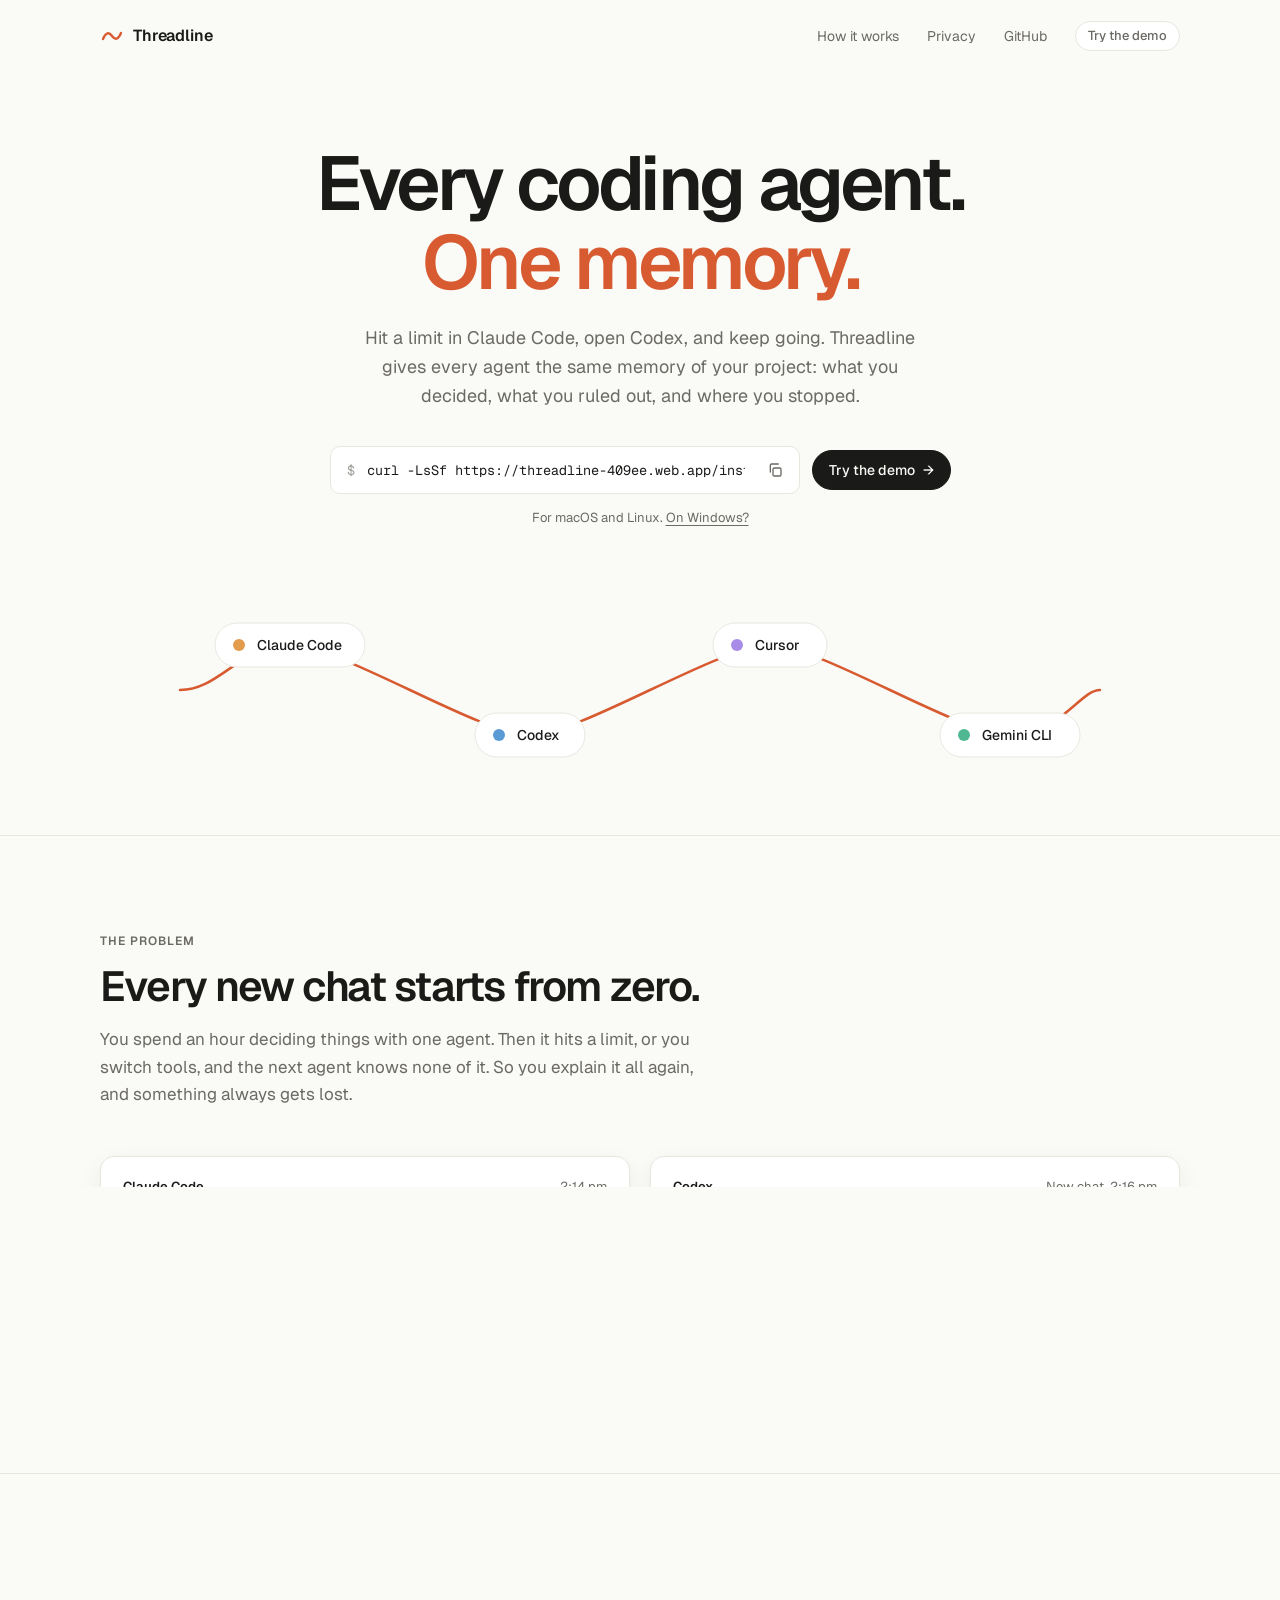
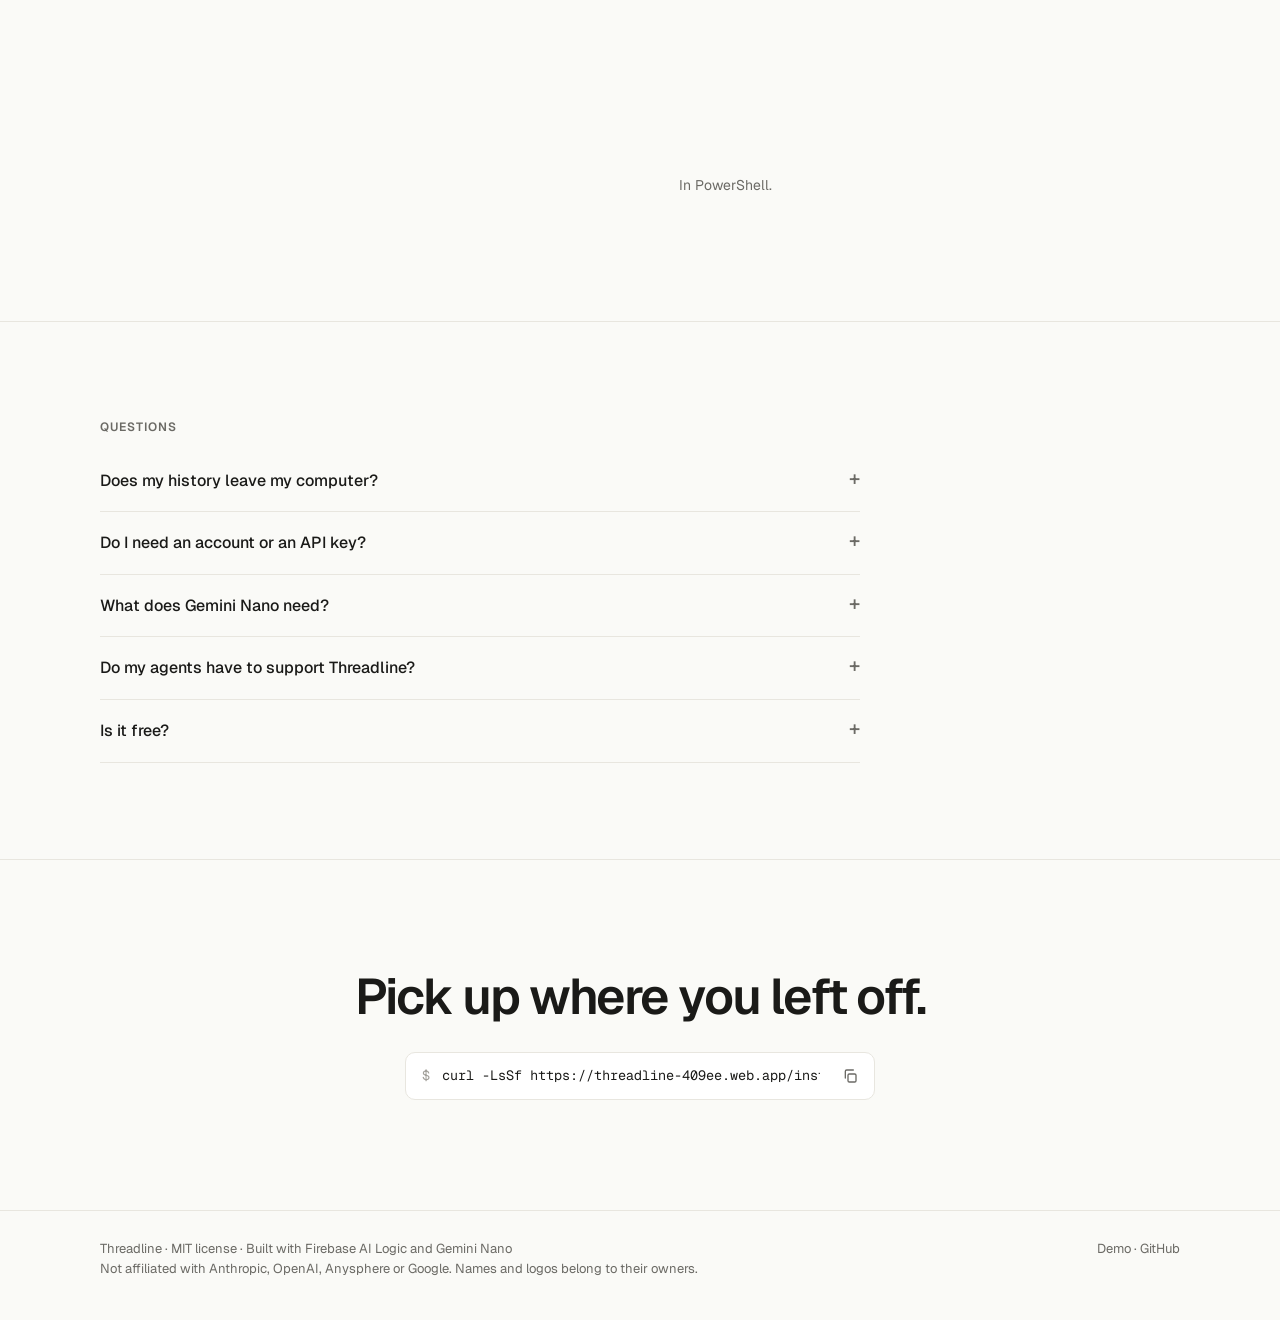
<file: handoff_web/index.html>
<!doctype html>
<html lang="en">
<head>
  <meta charset="utf-8">
  <meta name="viewport" content="width=device-width, initial-scale=1">
  <title>Threadline: every coding agent, one memory</title>
  <meta name="description" content="Switch between Claude Code, Codex, Cursor and Gemini CLI without losing the thread. Your history stays on your computer.">
  <link rel="icon" href="data:image/svg+xml,%3Csvg xmlns='http://www.w3.org/2000/svg' viewBox='0 0 24 24'%3E%3Cpath d='M3 15c3-7 6-7 9-3s6 4 9-3' stroke='%23D85A30' stroke-width='2.6' fill='none' stroke-linecap='round'/%3E%3C/svg%3E">
  <link rel="preconnect" href="https://fonts.googleapis.com">
  <link rel="preconnect" href="https://fonts.gstatic.com" crossorigin>
  <link rel="stylesheet" href="https://fonts.googleapis.com/css2?family=Geist:wght@400;500;600;700&family=Geist+Mono:wght@400;500&display=swap">
  <link rel="stylesheet" href="style.css">
</head>
<body class="landing">
  <header class="wrap nav">
    <a class="logo" href="/" aria-label="Threadline home">
      <svg viewBox="0 0 24 24" aria-hidden="true"><path d="M3 15c3-7 6-7 9-3s6 4 9-3" stroke="currentColor" stroke-width="2.4" fill="none" stroke-linecap="round"/></svg>
      Threadline
    </a>
    <nav>
      <a class="hide-small" href="#how">How it works</a>
      <a class="hide-small" href="#privacy">Privacy</a>
      <a href="https://github.com/temic137/threadline">GitHub</a>
      <a class="button small" href="app">Try the demo</a>
    </nav>
  </header>

  <main>
    <section class="wrap hero">
      <h1>Every coding agent.<br><em>One memory.</em></h1>
      <p class="lede">Hit a limit in Claude Code, open Codex, and keep going. Threadline gives every agent the same memory of
        your project: what you decided, what you ruled out, and where you stopped.</p>
      <div class="actions">
        <div class="command" data-command>
          <span class="prompt">$</span>
          <code data-mac="curl -LsSf https://threadline-409ee.web.app/install.sh | sh"
                data-windows="irm https://threadline-409ee.web.app/install.ps1 | iex">curl -LsSf https://threadline-409ee.web.app/install.sh | sh</code>
          <button type="button" aria-label="Copy the install command" data-copy>
            <svg viewBox="0 0 24 24" fill="none" stroke="currentColor" stroke-width="2" stroke-linecap="round" stroke-linejoin="round"><rect x="9" y="9" width="12" height="12" rx="2"/><path d="M5 15V5a2 2 0 0 1 2-2h10"/></svg>
          </button>
        </div>
        <a class="button primary" href="app">Try the demo <span aria-hidden="true">→</span></a>
      </div>
      <p class="os"><span data-os-label>For macOS and Linux.</span> <button type="button" data-os-switch>On Windows?</button></p>

      <figure class="thread-figure" aria-label="One thread running through Claude Code, Codex, Cursor and Gemini CLI">
        <svg viewBox="0 0 920 210" role="img">
          <path class="path" d="M0 105 C40 105 60 60 110 60 S300 150 350 150 S540 60 590 60 S780 150 830 150 S900 105 920 105"/>
          <g class="node" style="animation-delay:0.6s"><rect x="35" y="38" width="150" height="44" rx="22"/><circle cx="59" cy="60" r="6" fill="#E39B4C"/><text x="77" y="65">Claude Code</text></g>
          <g class="node" style="animation-delay:1.1s"><rect x="295" y="128" width="110" height="44" rx="22"/><circle cx="319" cy="150" r="6" fill="#5B9BD5"/><text x="337" y="155">Codex</text></g>
          <g class="node" style="animation-delay:1.6s"><rect x="533" y="38" width="114" height="44" rx="22"/><circle cx="557" cy="60" r="6" fill="#A98BE8"/><text x="575" y="65">Cursor</text></g>
          <g class="node" style="animation-delay:2.1s"><rect x="760" y="128" width="140" height="44" rx="22"/><circle cx="784" cy="150" r="6" fill="#4FB892"/><text x="802" y="155">Gemini CLI</text></g>
        </svg>
      </figure>
    </section>

    <section class="band" id="problem">
      <div class="wrap">
        <p class="eyebrow">The problem</p>
        <h2>Every new chat starts from zero.</h2>
        <p class="intro">You spend an hour deciding things with one agent. Then it hits a limit, or you switch tools, and the
          next agent knows none of it. So you explain it all again, and something always gets lost.</p>
        <div class="problem">
          <div class="chat">
            <header><strong>Claude Code</strong><span>2:14 pm</span></header>
            <div class="line you">Go with Postgres for the queue. Skip Redis for now.</div>
            <div class="line agent">Done. The queue runs on Postgres. test_partial_refund still fails: refunds match the wrong invoice.</div>
            <p class="limit">Usage limit reached. Resets at 7 pm.</p>
          </div>
          <div class="chat">
            <header><strong>Codex</strong><span>New chat, 2:16 pm</span></header>
            <div class="line you">Where did we stop?</div>
            <div class="line agent good">You moved the queue to Postgres and ruled out Redis. <mark>test_partial_refund still fails</mark>:
              refunds are matched to the wrong invoice when two share an amount. Want me to start there?</div>
          </div>
        </div>
      </div>
    </section>

    <section class="band" id="how">
      <div class="wrap">
        <p class="eyebrow">How it works</p>
        <h2>Install it once. Then forget it's there.</h2>
        <p class="intro">No commands to remember and nothing to copy between tools. Threadline works in the background.</p>
        <div class="steps">
          <div class="step"><h3>Install once</h3><p>One command finds the coding agents on your computer and connects each of them. Nothing to configure.</p></div>
          <div class="step"><h3>Keep working</h3><p>Every chat is saved to a journal on your computer as you go, in every agent, in every project.</p></div>
          <div class="step"><h3>Switch freely</h3><p>Open any agent in the same project. It reads where you stopped before you type a word. Or ask it <code>where did we stop?</code></p></div>
        </div>
        <div class="agents" aria-label="Agents Threadline reads">
          <span>Claude Code</span><span>Codex</span><span>Cursor</span><span>Gemini CLI</span><span>GitHub Copilot</span>
          <span>Copilot CLI</span><span>Zed</span><span>Cline</span><span>Roo Code</span><span>Kilo Code</span><span>Kilo CLI</span>
          <span>OpenCode</span><span>Muse Code</span>
        </div>
      </div>
    </section>

    <section class="band" id="privacy">
      <div class="wrap">
        <p class="eyebrow">See your projects</p>
        <h2>Gemini Nano reads your history on your own computer.</h2>
        <p class="intro">Run <code>threadline open</code> for a page with every project: a short summary of where you stopped.
          The page reads your history from your computer, and Gemini Nano runs
          inside Chrome, so your chats stay with you.</p>
        <div class="hybrid">
          <div class="side first">
            <h3><span class="pill device"><span class="dot"></span>On your computer</span></h3>
            <p>Gemini Nano, built into Chrome. Used whenever your computer can run it.</p>
            <ul>
              <li><span>Your chats</span><span>Never leave your computer</span></li>
              <li><span>Cost</span><span>Free</span></li>
            </ul>
          </div>
          <div class="side">
            <h3><span class="pill cloud"><span class="dot"></span>Google's cloud</span></h3>
            <p>Gemini in the cloud through Firebase AI Logic, only when Nano can't run here.</p>
            <ul>
              <li><span>When</span><span>Nano unavailable or still downloading</span></li>
              <li><span>Protected by</span><span>Firebase App Check</span></li>
              <li><span>Account or API key</span><span>None needed</span></li>
            </ul>
          </div>
        </div>
        <p class="footnote">The page always shows which one answered.</p>
      </div>
    </section>

    <section class="band" id="install">
      <div class="wrap">
        <p class="eyebrow">Install</p>
        <h2>One command. About a minute.</h2>
        <p class="intro">It installs Threadline, connects the agents it finds, and turns on pick-up at the start of each chat.
          Restart your agents once afterwards.</p>
        <div class="install">
          <div class="box">
            <h3>macOS and Linux</h3>
            <div class="command" data-command><span class="prompt">$</span><code>curl -LsSf https://threadline-409ee.web.app/install.sh | sh</code>
              <button type="button" aria-label="Copy the macOS and Linux command" data-copy><svg viewBox="0 0 24 24" fill="none" stroke="currentColor" stroke-width="2" stroke-linecap="round" stroke-linejoin="round"><rect x="9" y="9" width="12" height="12" rx="2"/><path d="M5 15V5a2 2 0 0 1 2-2h10"/></svg></button></div>
            <p>In Terminal.</p>
          </div>
          <div class="box">
            <h3>Windows</h3>
            <div class="command" data-command><span class="prompt">&gt;</span><code>irm https://threadline-409ee.web.app/install.ps1 | iex</code>
              <button type="button" aria-label="Copy the Windows command" data-copy><svg viewBox="0 0 24 24" fill="none" stroke="currentColor" stroke-width="2" stroke-linecap="round" stroke-linejoin="round"><rect x="9" y="9" width="12" height="12" rx="2"/><path d="M5 15V5a2 2 0 0 1 2-2h10"/></svg></button></div>
            <p>In PowerShell.</p>
          </div>
        </div>
      </div>
    </section>

    <section class="band" id="faq">
      <div class="wrap"><div class="faq">
        <p class="eyebrow">Questions</p>
        <details><summary>Does my history leave my computer?</summary>
          <p>No. The journal lives in a folder in your home directory. The page at threadline-409ee.web.app reads it straight
            from your computer through a small local server that only answers that page, with a secret that changes every
            time you run <code>threadline open</code>. The only exception is the cloud fallback: if Gemini Nano can't run,
            the messages being read go to Gemini in Google's cloud, and the page says so.</p></details>
        <details><summary>Do I need an account or an API key?</summary>
          <p>No. There is nothing to sign up for and nothing to paste in.</p></details>
        <details><summary>What does Gemini Nano need?</summary>
          <p>Chrome on a recent computer with enough memory and free disk space. Chrome downloads the model once and the page
            shows the progress. Until then, or if your computer can't run it, the page uses the cloud.</p></details>
        <details><summary>Do my agents have to support Threadline?</summary>
          <p>No. Threadline reads the chats each agent already saves on your computer and connects to each agent through MCP,
            the standard way agents use tools.</p></details>
        <details><summary>Is it free?</summary>
          <p>Yes. Threadline is open source under the MIT license.</p></details>
      </div></div>
    </section>

    <section class="closing">
      <div class="wrap">
        <h2>Pick up where you left off.</h2>
        <div class="command" data-command><span class="prompt">$</span><code>curl -LsSf https://threadline-409ee.web.app/install.sh | sh</code>
          <button type="button" aria-label="Copy the install command" data-copy><svg viewBox="0 0 24 24" fill="none" stroke="currentColor" stroke-width="2" stroke-linecap="round" stroke-linejoin="round"><rect x="9" y="9" width="12" height="12" rx="2"/><path d="M5 15V5a2 2 0 0 1 2-2h10"/></svg></button></div>
      </div>
    </section>
  </main>

  <footer class="site">
    <div class="wrap">
      <span>Threadline · MIT license · Built with Firebase AI Logic and Gemini Nano<br>Not affiliated with Anthropic, OpenAI, Anysphere or Google. Names and logos belong to their owners.</span>
      <span><a href="app">Demo</a> · <a href="https://github.com/temic137/threadline">GitHub</a></span>
    </div>
  </footer>
  <script src="landing.js"></script>
</body>
</html>
</file>
<file: handoff_web/style.css>
/* Threadline: one coral accent on quiet neutrals. Serif for headlines, Inter for reading, mono for commands. */
:root {
  --bg: #FAFAF7; --surface: #FFFFFF; --text: #1A1A18; --muted: #6B6A65; --faint: #A3A19B; --line: #E8E6DF;
  --accent: #D85A30; --accent-soft: #FBEDE6; --green: #2F7D4F; --green-soft: #E6F2EA; --red: #B3261E;
  --display: Geist, -apple-system, BlinkMacSystemFont, "Segoe UI", system-ui, sans-serif;
  --sans: Geist, -apple-system, BlinkMacSystemFont, "Segoe UI", system-ui, sans-serif;
  --mono: "Geist Mono", ui-monospace, "SF Mono", Menlo, Consolas, monospace;
  --radius: 10px; --shadow: 0 1px 2px rgba(20, 20, 18, .04), 0 8px 24px rgba(20, 20, 18, .06);
  color-scheme: light dark;
}
@media (prefers-color-scheme: dark) {
  :root {
    --bg: #141413; --surface: #1C1C1A; --text: #EDEDEA; --muted: #9A9893; --faint: #6A6964; --line: #2C2B28;
    --accent: #E8794F; --accent-soft: #3A241B; --green: #6CC08E; --green-soft: #1C2E23; --red: #F2867E;
    --shadow: 0 1px 2px rgba(0, 0, 0, .3), 0 8px 24px rgba(0, 0, 0, .3);
  }
}
* { box-sizing: border-box; }
html { -webkit-text-size-adjust: 100%; }
body { margin: 0; background: var(--bg); color: var(--text); font: 15px/1.6 var(--sans); -webkit-font-smoothing: antialiased; }
a { color: inherit; }
button { font: inherit; color: inherit; cursor: pointer; }
code, kbd, pre { font-family: var(--mono); font-size: .9em; }
:focus-visible { outline: 2px solid var(--accent); outline-offset: 2px; border-radius: 4px; }
[hidden] { display: none !important; }

/* ---------- Shared pieces ---------- */
.logo { display: inline-flex; align-items: center; gap: 9px; font-weight: 600; letter-spacing: -.01em; text-decoration: none; font-size: 16px; }
.logo svg { width: 24px; height: 24px; color: var(--accent); }
.button { display: inline-flex; align-items: center; gap: 8px; height: 40px; padding: 0 16px; border-radius: 999px;
  border: 1px solid var(--line); background: var(--surface); text-decoration: none; font-weight: 500; font-size: 14px;
  transition: border-color .15s, background .15s; }
.button:hover { border-color: var(--faint); }
.button.primary { background: var(--text); color: var(--bg); border-color: var(--text); }
.button.primary:hover { opacity: .9; }
.button:disabled { opacity: .4; cursor: not-allowed; }
.button.small { height: 30px; padding: 0 12px; font-size: 13px; }
.muted { color: var(--muted); }
.eyebrow { font-size: 12px; font-weight: 600; letter-spacing: .08em; text-transform: uppercase; color: var(--muted); margin: 0 0 12px; }

.command { display: flex; align-items: center; gap: 12px; max-width: 100%; padding: 0 6px 0 16px; height: 48px;
  background: var(--surface); border: 1px solid var(--line); border-radius: var(--radius); font-family: var(--mono); font-size: 13.5px; }
.command .prompt { color: var(--faint); user-select: none; }
.command code { flex: 1; overflow-x: auto; white-space: nowrap; scrollbar-width: none; font-size: inherit; }
.command button { flex: none; width: 36px; height: 36px; border-radius: 8px; border: 0; background: none; color: var(--muted); display: grid; place-items: center; }
.command button:hover { background: var(--bg); color: var(--text); }
.command button svg { width: 16px; height: 16px; }
.command button.copied { color: var(--green); }

.pill { display: inline-flex; align-items: center; gap: 8px; height: 30px; padding: 0 12px; border-radius: 999px;
  font-size: 13px; font-weight: 500; background: var(--surface); border: 1px solid var(--line); color: var(--muted); white-space: nowrap; }
.pill .dot { width: 7px; height: 7px; border-radius: 50%; background: var(--faint); }
.pill.device { background: var(--green-soft); border-color: transparent; color: var(--green); }
.pill.device .dot { background: var(--green); box-shadow: 0 0 0 3px color-mix(in srgb, var(--green) 25%, transparent); }
.pill.cloud .dot { background: #4A7FD8; }
.pill.busy .dot { animation: pulse 1.2s ease-in-out infinite; }
button.pill:hover { border-color: var(--faint); }
@keyframes pulse { 50% { opacity: .3; } }

/* ---------- Landing ---------- */
.landing { --width: 1080px; }
.wrap { width: min(var(--width), calc(100% - 48px)); margin: 0 auto; }
.nav { display: flex; align-items: center; justify-content: space-between; height: 72px; }
.nav nav { display: flex; align-items: center; gap: 28px; font-size: 14px; color: var(--muted); }
.nav nav a { text-decoration: none; }
.nav nav a:hover { color: var(--text); }

.hero { padding: 72px 0 40px; text-align: center; }
.hero h1 { font: 600 clamp(42px, 6.6vw, 76px)/1.04 var(--display); letter-spacing: -.045em; margin: 0 0 22px; }
.hero h1 em { color: var(--accent); font-style: normal; }
.hero p.lede { font-size: 18px; color: var(--muted); max-width: 560px; margin: 0 auto 36px; }
.hero .actions { display: flex; flex-wrap: wrap; justify-content: center; align-items: center; gap: 12px; }
.hero .command { width: 470px; }
.hero .os { margin-top: 14px; font-size: 13px; color: var(--muted); }
.hero .os button { border: 0; background: none; padding: 0; text-decoration: underline; text-underline-offset: 3px; color: inherit; }

.thread-figure { margin: 56px auto 0; max-width: 920px; }
.thread-figure svg { width: 100%; height: auto; display: block; overflow: visible; }
.thread-figure .path { fill: none; stroke: var(--accent); stroke-width: 2.5; stroke-linecap: round;
  stroke-dasharray: 1400; stroke-dashoffset: 1400; animation: draw 2.4s .3s cubic-bezier(.6, .1, .2, 1) forwards; }
.thread-figure .node rect { fill: var(--surface); stroke: var(--line); }
.thread-figure .node text { font: 500 14px var(--sans); fill: var(--text); }
.thread-figure .node { opacity: 0; animation: rise .5s forwards; }
.thread-figure .caption { font: 13px var(--sans); fill: var(--muted); }
@keyframes draw { to { stroke-dashoffset: 0; } }
@keyframes rise { from { opacity: 0; transform: translateY(6px); } to { opacity: 1; transform: none; } }
@media (prefers-reduced-motion: reduce) { .thread-figure .path, .thread-figure .node { animation: none; opacity: 1; stroke-dashoffset: 0; } }

section.band { padding: 96px 0; border-top: 1px solid var(--line); }
section.band h2 { font: 600 clamp(28px, 3.8vw, 42px)/1.12 var(--display); letter-spacing: -.035em; margin: 0 0 16px; max-width: 720px; }
section.band p.intro { color: var(--muted); font-size: 17px; max-width: 620px; margin: 0 0 48px; }

.problem { display: grid; grid-template-columns: minmax(0, 1fr) minmax(0, 1fr); gap: 20px; }
.chat { background: var(--surface); border: 1px solid var(--line); border-radius: 14px; padding: 20px 22px; box-shadow: var(--shadow); }
.chat header { display: flex; align-items: center; justify-content: space-between; font-size: 13px; color: var(--muted); margin-bottom: 14px; }
.chat header strong { color: var(--text); font-weight: 600; }
.chat .line { padding: 9px 13px; border-radius: 12px; font-size: 14px; margin-bottom: 8px; max-width: 92%; }
.chat .you { background: var(--bg); margin-left: auto; }
.chat .agent { color: var(--muted); }
.chat .limit { font-size: 13px; color: var(--red); margin: 12px 0 0; }
.chat .agent.good { color: var(--text); }
.chat .agent.good mark { background: var(--accent-soft); color: inherit; padding: 1px 3px; border-radius: 4px; }

.steps { display: grid; grid-template-columns: repeat(3, 1fr); gap: 20px; counter-reset: step; }
.step { padding: 28px 26px; background: var(--surface); border: 1px solid var(--line); border-radius: 14px; }
.step::before { counter-increment: step; content: counter(step); display: grid; place-items: center; width: 28px; height: 28px;
  border-radius: 50%; background: var(--accent-soft); color: var(--accent); font-weight: 600; font-size: 13px; margin-bottom: 18px; }
.step h3 { margin: 0 0 8px; font-size: 17px; letter-spacing: -.01em; }
.step p { margin: 0; color: var(--muted); font-size: 14.5px; }
.step code { font-size: 12.5px; background: var(--bg); padding: 2px 6px; border-radius: 5px; color: var(--text); }

.hybrid { display: grid; grid-template-columns: 1fr 1fr; gap: 20px; }
.hybrid .side { padding: 28px; border-radius: 14px; border: 1px solid var(--line); background: var(--surface); }
.hybrid .side.first { border-color: color-mix(in srgb, var(--green) 40%, var(--line)); }
.hybrid h3 { display: flex; align-items: center; gap: 10px; margin: 0 0 10px; font-size: 17px; }
.hybrid p { margin: 0; color: var(--muted); font-size: 14.5px; }
.hybrid ul { margin: 14px 0 0; padding: 0; list-style: none; font-size: 14px; }
.hybrid li { padding: 7px 0; border-top: 1px solid var(--line); display: flex; justify-content: space-between; gap: 12px; }
.hybrid li span:last-child { color: var(--muted); text-align: right; }

.footnote { margin: 18px 0 0; font-size: 13px; color: var(--muted); }
.footnote a { text-underline-offset: 3px; }

.install { display: grid; grid-template-columns: minmax(0, 1fr) minmax(0, 1fr); gap: 20px; }
.install .box { padding: 28px; border-radius: 14px; border: 1px solid var(--line); background: var(--surface); }
.install h3 { margin: 0 0 14px; font-size: 16px; }
.install .command { background: var(--bg); }
.install p { margin: 14px 0 0; color: var(--muted); font-size: 14px; }

.agents { display: flex; flex-wrap: wrap; gap: 8px; margin-top: 28px; }
.agents span { padding: 6px 12px; border: 1px solid var(--line); border-radius: 999px; font-size: 13px; color: var(--muted); background: var(--surface); }

.faq { max-width: 760px; }
.faq details { border-bottom: 1px solid var(--line); padding: 18px 0; }
.faq summary { cursor: pointer; font-weight: 500; font-size: 16px; list-style: none; display: flex; justify-content: space-between; gap: 16px; }
.faq summary::-webkit-details-marker { display: none; }
.faq summary::after { content: "+"; color: var(--muted); font-size: 20px; line-height: 1; transition: transform .2s; }
.faq details[open] summary::after { transform: rotate(45deg); }
.faq details p { color: var(--muted); margin: 12px 0 0; font-size: 15px; }

.closing { text-align: center; padding: 110px 0; border-top: 1px solid var(--line); }
.closing h2 { font: 600 clamp(32px, 4.4vw, 50px)/1.08 var(--display); margin: 0 0 28px; letter-spacing: -.04em; }
.closing .command { width: 470px; margin: 0 auto; }
footer.site { border-top: 1px solid var(--line); padding: 28px 0 40px; font-size: 13px; color: var(--muted); }
footer.site .wrap { display: flex; justify-content: space-between; gap: 20px; flex-wrap: wrap; }
footer.site a { text-decoration: none; }
footer.site a:hover { color: var(--text); }

@media (max-width: 820px) {
  .problem, .steps, .hybrid, .install { grid-template-columns: minmax(0, 1fr); }
  .nav nav a.hide-small { display: none; }
  .hero { padding-top: 40px; }
  .hero .command, .closing .command { width: 100%; }
  section.band { padding: 64px 0; }
}

/* ---------- App ---------- */
.app { height: 100vh; height: 100dvh; display: flex; flex-direction: column; }
.topbar { display: flex; align-items: center; justify-content: space-between; gap: 16px; height: 60px; padding: 0 24px; border-bottom: 1px solid var(--line); background: var(--surface); }
.topbar .right { display: flex; align-items: center; gap: 10px; }
.notice { display: flex; align-items: center; justify-content: center; flex-wrap: wrap; gap: 6px 12px; padding: 9px 24px;
  background: var(--accent-soft); font-size: 13.5px; text-align: center; }
.notice code { background: var(--surface); padding: 2px 7px; border-radius: 5px; font-size: 12.5px; }
.layout { flex: 1; display: grid; grid-template-columns: 260px 1fr; min-height: 0; }

.projects { border-right: 1px solid var(--line); overflow-y: auto; padding: 20px 12px; }
.projects h2 { font-size: 12px; font-weight: 600; letter-spacing: .08em; text-transform: uppercase; color: var(--muted); margin: 0 12px 10px; }
.projects .node { display: flex; align-items: center; gap: 6px; width: 100%; text-align: left; padding: 7px 10px 7px 4px;
  border: 0; border-radius: 8px; background: none; margin-bottom: 1px; color: var(--muted); }
.projects .node:hover { background: var(--surface); color: var(--text); }
.projects .node[aria-current="true"] { background: var(--surface); color: var(--text); box-shadow: inset 2px 0 0 var(--accent), var(--shadow); }
.projects .node b { flex: 1; min-width: 0; font-weight: 500; font-size: 14px; overflow: hidden; text-overflow: ellipsis; white-space: nowrap; color: var(--text); }
.projects .node.depth-1 { padding-left: 28px; }
.projects .node.depth-1 b { font-weight: 400; font-size: 13.5px; }
.projects .node > span:last-child { font-size: 12px; color: var(--faint); font-variant-numeric: tabular-nums; }
.chevron { flex: none; width: 18px; height: 18px; display: grid; place-items: center; border-radius: 4px; font-size: 15px; color: var(--faint); transition: transform .15s; }
.chevron.open { transform: rotate(90deg); }
.chevron:hover { background: var(--line); color: var(--text); }
.chevron.none { visibility: hidden; }

.search { flex: 1; max-width: 420px; height: 34px; padding: 0 14px; border-radius: 999px; border: 1px solid var(--line);
  background: var(--bg); font: inherit; font-size: 13.5px; color: inherit; }
.search:focus { outline: none; border-color: var(--faint); }
.subline { margin: 0 0 40px; font-size: 13px; color: var(--muted); }
/* Each agent is a color on one thread. */
.knot { display: inline-block; flex: none; width: 10px; height: 10px; border-radius: 50%; background: var(--c); box-shadow: 0 0 0 3px var(--bg); }
.agent-tag { white-space: nowrap; }
.agent-tag .knot { width: 7px; height: 7px; margin: 0 5px 1px 1px; box-shadow: none; vertical-align: middle; }

.thread { list-style: none; margin: 0 0 14px; padding: 0; }
.thread-item, .handoff { position: relative; }
/* The line: from this chat's knot down to the next (older) one, fading into that agent's color. */
.thread-item::before { content: ""; position: absolute; left: 12px; top: 22px; bottom: 0; width: 2px; border-radius: 2px;
  background: linear-gradient(var(--c), var(--next)); opacity: .75; }
.thread-item:not(.first)::after { content: ""; position: absolute; left: 12px; top: 0; height: 22px; width: 2px; background: var(--c); opacity: .75; }
.thread-item.last::before { display: none; }
.handoff { padding: 2px 0 2px 32px; font-size: 11.5px; color: var(--faint); font-style: italic; }
.handoff::before { content: ""; position: absolute; left: 12px; top: 0; bottom: 0; width: 2px; background: linear-gradient(var(--c), var(--next)); opacity: .75; }
.chat-head { position: relative; z-index: 1; display: grid; grid-template-columns: 18px minmax(0, 1fr) auto; gap: 14px; align-items: start; width: 100%; padding: 13px 4px;
  border: 0; background: none; text-align: left; }
.chat-head:hover b { color: var(--accent); }
.chat-head .knot { margin: 5px 0 0 0; justify-self: center; }
.chat-text b { display: block; font-weight: 500; font-size: 14.5px; overflow: hidden; text-overflow: ellipsis; white-space: nowrap; transition: color .15s; }
.chat-text span { display: block; font-size: 13px; color: var(--muted); margin-top: 2px; }
.chat-text b + span { display: -webkit-box; -webkit-line-clamp: 2; -webkit-box-orient: vertical; overflow: hidden; }
.thread-item.writing .chat-text b, .stretches b.pending { color: var(--faint); animation: breathe 1.4s ease-in-out infinite; }
@keyframes breathe { 50% { opacity: .45; } }
/* While Gemini writes a card or a stretch, the words appear with a caret after them. */
.thread-item.typing .chat-text > :last-child::after, .stretches li.typing .stretch-text > :last-child::after {
  content: ""; display: inline-block; width: 2px; height: 1em; margin-left: 2px; vertical-align: -2px; background: var(--accent); animation: blink 1s steps(2) infinite; }
@keyframes blink { 50% { opacity: 0; } }
@media (prefers-reduced-motion: reduce) { .thread-item.writing .chat-text b, .stretches b.pending { animation: none; } }
/* The timeline: stretches of work across every agent, newest first. */
.stretches { list-style: none; margin: 0; padding: 0; }
.stretches li { display: grid; grid-template-columns: 128px minmax(0, 1fr) auto; gap: 14px; align-items: start; padding: 11px 4px; border-top: 1px solid var(--line); }
.stretches li:first-child { border-top: 0; }
.stretches .when { text-align: left; }
.stretch-text b { display: block; font-weight: 500; font-size: 14.5px; overflow: hidden; text-overflow: ellipsis; white-space: nowrap; }
.stretch-text span { display: -webkit-box; -webkit-line-clamp: 2; -webkit-box-orient: vertical; overflow: hidden; font-size: 13px; color: var(--muted); margin-top: 2px; }
.stretches .knots { display: flex; gap: 5px; padding-top: 5px; }
.stretches .knots .knot { width: 8px; height: 8px; box-shadow: none; }
.when { font-size: 12px; color: var(--faint); white-space: nowrap; padding-top: 2px; text-align: right; }
.when .who { display: block; color: var(--muted); }
.private-note { display: flex; align-items: center; gap: 7px; margin: 12px 0 0; font-size: 12.5px; color: var(--green); }
.private-note svg { flex: none; width: 13px; height: 13px; }
.label + .private-note { margin: 0 0 14px; }
.chat-detail { padding: 0 4px 16px 36px; display: grid; gap: 10px; }
.said { font-size: 13.5px; white-space: pre-wrap; overflow-wrap: anywhere; max-height: 260px; overflow-y: auto; padding: 12px 14px;
  border-radius: var(--radius); background: var(--surface); border: 1px solid var(--line); }
.said.you { background: var(--bg); }
.said span { display: block; font-size: 11.5px; font-weight: 600; color: var(--muted); margin-bottom: 4px; }

/* Your day: each project you worked on, and its stretches of work. */
.projects .day-node b { font-family: var(--display); font-size: 16px; font-weight: 600; letter-spacing: -.01em; }
.day-list { list-style: none; margin: 0; padding: 0; }
.day-list > li + li { margin-top: 26px; }
.day-head { display: flex; align-items: baseline; gap: 10px; width: 100%; padding: 0 4px 6px; border: 0; border-bottom: 1px solid var(--line); background: none; text-align: left; font: inherit; color: inherit; }
.day-head b { font-weight: 600; font-size: 15px; transition: color .15s; }
.day-head:hover b { color: var(--accent); }
.day-head .when { margin-left: auto; padding-top: 0; }
.search:disabled { opacity: .55; }
.results { list-style: none; margin: 0; padding: 0; }
.results li { padding: 16px 0; border-bottom: 1px solid var(--line); }
.result-head { display: flex; align-items: center; gap: 12px; }
.result-head b { flex: 1; min-width: 0; font-weight: 500; font-size: 14px; overflow: hidden; text-overflow: ellipsis; white-space: nowrap; }
.results p { margin: 6px 0 0 22px; font-size: 13.5px; color: var(--muted); overflow-wrap: anywhere; }
.results .who { color: var(--text); font-weight: 500; }
.results mark { background: var(--accent-soft); color: var(--text); border-radius: 3px; padding: 0 2px; }

.reader { overflow-y: auto; padding: 56px 64px 96px; }
.reader > div { max-width: 700px; margin: 0 auto; }
.reader h1 { font: 600 34px/1.15 var(--display); letter-spacing: -.035em; margin: 0 0 8px; }
.block { margin-bottom: 52px; }
.label { display: flex; align-items: baseline; gap: 12px; margin: 0 0 14px; font-size: 12px; font-weight: 600; letter-spacing: .08em; text-transform: uppercase; color: var(--muted); }
button.link { border: 0; background: none; padding: 0; color: var(--accent); text-decoration: underline; text-underline-offset: 3px; font: inherit; }

.summary { font: 400 18px/1.65 var(--sans); margin: 0; }
.summary u { text-decoration: none; background: linear-gradient(var(--accent), var(--accent)) 0 100% / 100% 2px no-repeat; padding-bottom: 1px; }
.summary.waiting { color: var(--muted); }
.summary .cursor { display: inline-block; width: .45em; height: .9em; vertical-align: -.08em; background: var(--accent); margin-left: 3px; animation: pulse 1s infinite; }

.empty { color: var(--muted); font-size: 14.5px; margin: 0; }


.skeleton { background: linear-gradient(90deg, var(--line), color-mix(in srgb, var(--line) 40%, transparent), var(--line)); background-size: 200% 100%;
  animation: shimmer 1.4s infinite; border-radius: 6px; height: 1em; margin: 10px 0; }
@keyframes shimmer { to { background-position: -200% 0; } }
.spinner { display: inline-block; flex: none; width: 14px; height: 14px; border-radius: 50%; border: 2px solid var(--line);
  border-top-color: var(--accent); animation: spin .7s linear infinite; vertical-align: -2px; }
@keyframes spin { to { transform: rotate(360deg); } }
.loading { display: flex; align-items: center; gap: 10px; margin: 0; padding: 4px 0; font-size: 14px; color: var(--muted); }
@media (prefers-reduced-motion: reduce) { .spinner { animation-duration: 2s; } }

@media (max-width: 820px) {
  .layout { grid-template-columns: 1fr; grid-template-rows: auto 1fr; }
  .projects { border-right: 0; border-bottom: 1px solid var(--line); display: flex; gap: 6px; overflow-x: auto; padding: 10px 12px; }
  .projects h2 { display: none; }
  .projects .node { width: auto; flex: none; }
  .projects .node.depth-1 { padding-left: 10px; }
  .chevron { display: none; }
  .search { max-width: none; min-width: 0; }
  .reader { padding: 32px 20px 64px; }
  .topbar { padding: 0 16px; }
  .pill .long { display: none; }
  .projects .skeleton { flex: none; width: 90px !important; height: 30px; margin: 0; border-radius: 8px; }
  /* Tabs in a row: the current one is underlined rather than marked on its left edge. */
  .projects .node[aria-current="true"] { box-shadow: inset 0 -2px 0 var(--accent); border-radius: 8px 8px 2px 2px; }
  .reader h1 { font-size: 34px; overflow-wrap: anywhere; }
  .chat-text b { white-space: normal; display: -webkit-box; -webkit-line-clamp: 2; -webkit-box-orient: vertical; }
  .chat-head { gap: 10px; }
  .chat-detail { padding-left: 28px; }
  .said { max-height: 220px; }
  .stretches li { grid-template-columns: minmax(0, 1fr) auto; gap: 4px 10px; }
  .stretches .when { grid-column: 1 / -1; }
  .stretch-text b { white-space: normal; }
}
@media (max-width: 400px) {
  .topbar { gap: 10px; padding: 0 12px; }
  .topbar .logo { font-size: 0; gap: 0; }  /* Just the mark, so the search box keeps its room. */
  .reader { padding: 24px 16px 56px; }
}
</file>
